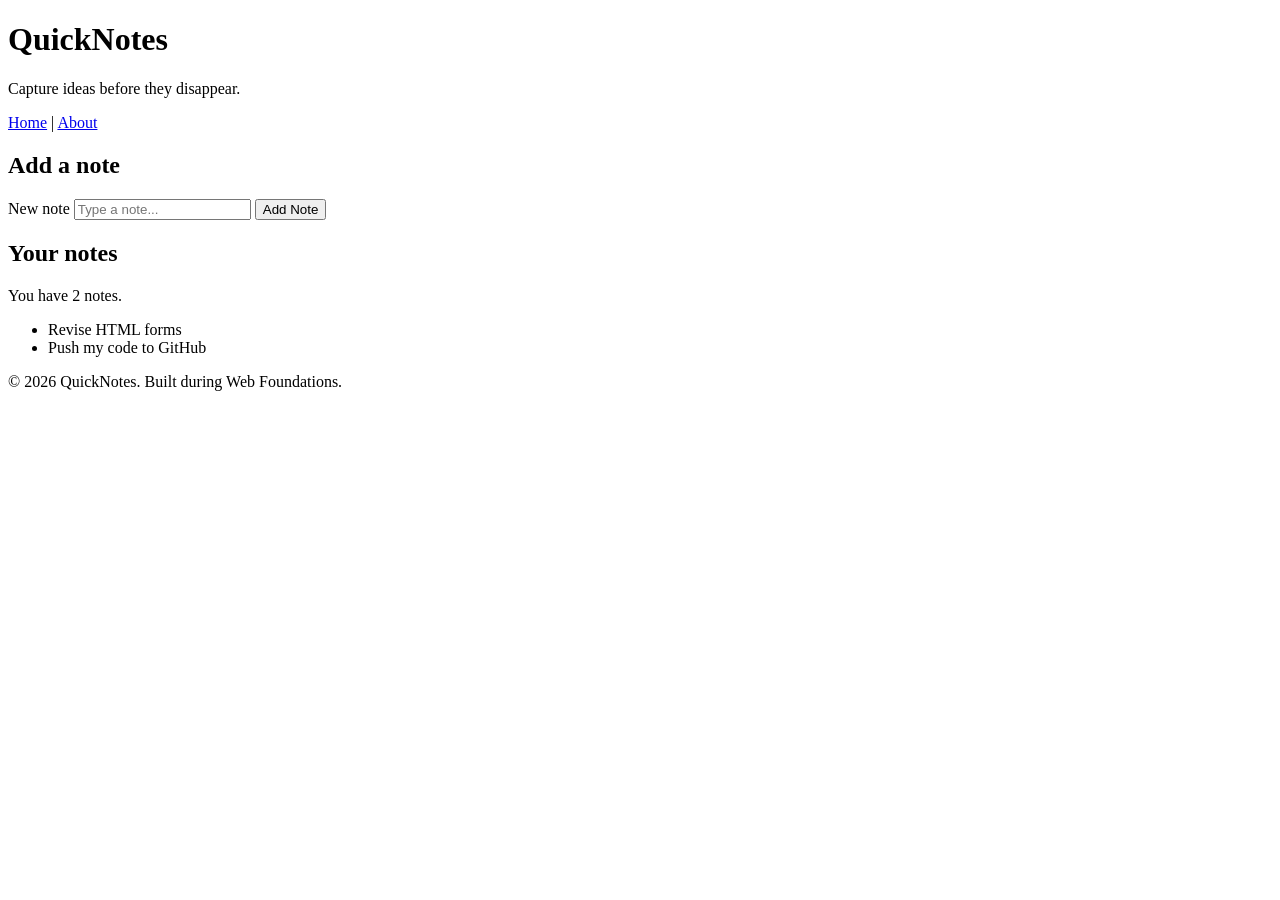
<file: day1/index.html>
<!DOCTYPE html>
<html lang="en">
<head>
  <meta charset="UTF-8" />
  <meta name="viewport" content="width=device-width, initial-scale=1.0" />
  <title>QuickNotes - Home</title>
</head>
<body>
  <header>
    <h1>QuickNotes</h1>
    <p>Capture ideas before they disappear.</p>
    <nav>
      <a href="index.html">Home</a> | 
      <a href="about.html">About</a>
    </nav>
  </header>
  
  <main>
    <section>
      <h2>Add a note</h2>
      <form id="note-form">
        <label for="note-input">New note</label>
        <input type="text" id="note-input" placeholder="Type a note..." />
        <button type="submit">Add Note</button>
      </form>
    </section>
    
    <section>
      <h2>Your notes</h2>
      <p id="note-count">You have 2 notes.</p>
      <ul id="notes-list">
        <li>Revise HTML forms</li>
        <li>Push my code to GitHub</li>
      </ul>
    </section>
  </main>
  
  <footer>
    <p>&copy; 2026 QuickNotes. Built during Web Foundations.</p>
  </footer>
</body>
</html>
</file>
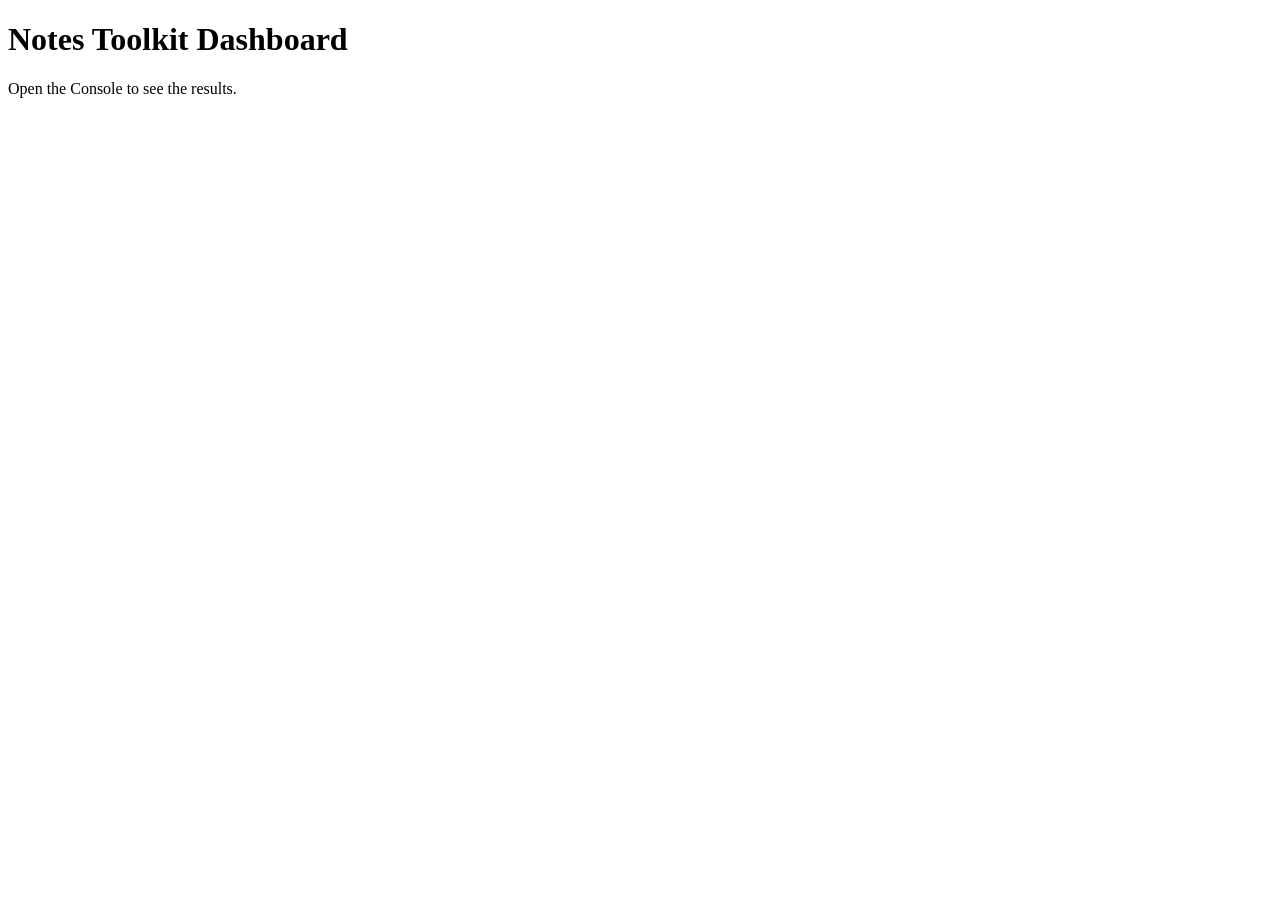
<file: day3/index.html>
<!DOCTYPE html>
<html lang="en">
<head>
  <meta charset="UTF-8" />
  <meta name="viewport" content="width=device-width, initial-scale=1.0" />
  <title>Notes Toolkit</title>
  <script src="script.js" defer></script>
</head>
<body>
  <h1>Notes Toolkit Dashboard</h1>
  <p>Open the Console to see the results.</p>
</body>
</html>
</file>
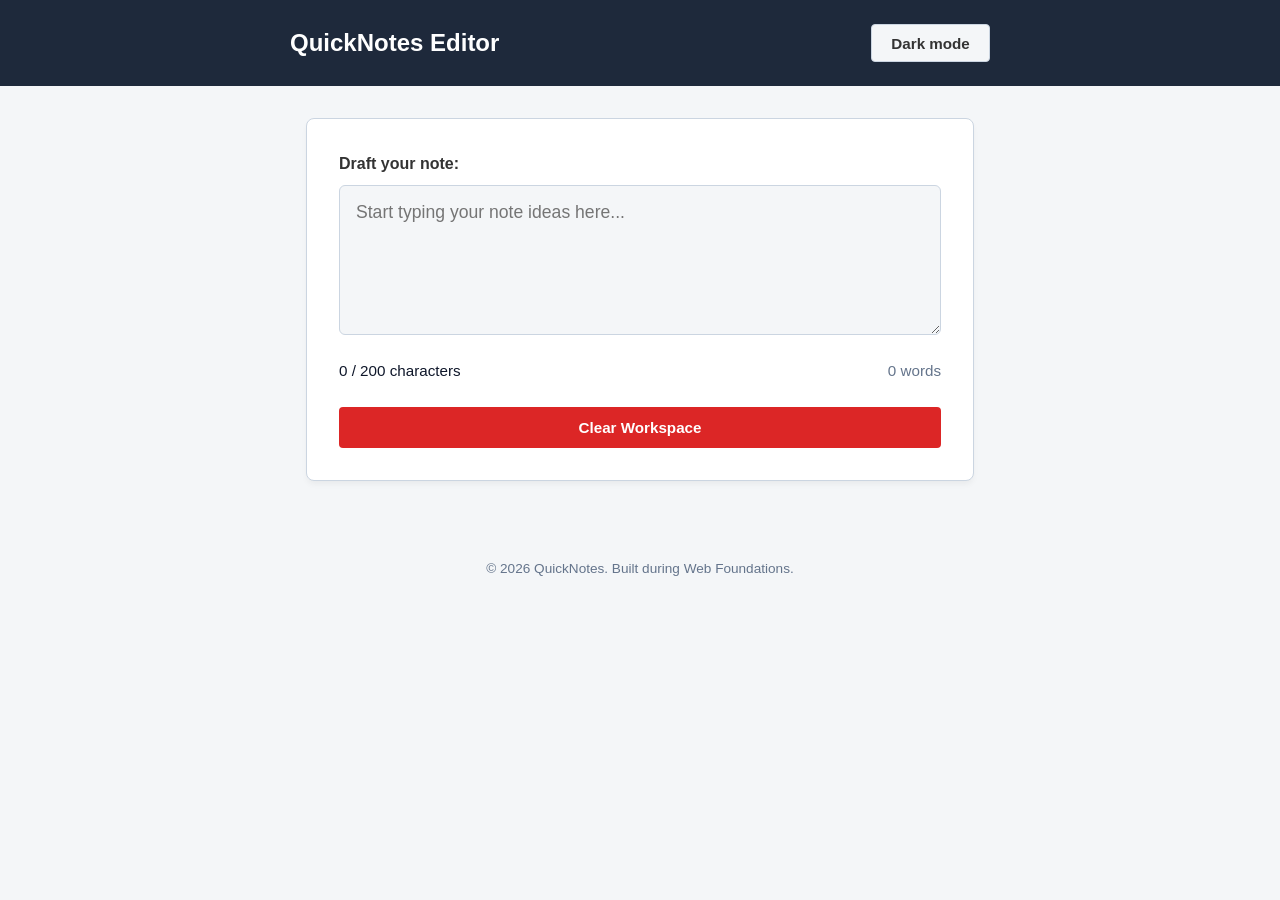
<file: day4/index.html>
<!DOCTYPE html>
<html lang="en">
<head>
  <meta charset="UTF-8" />
  <meta name="viewport" content="width=device-width, initial-scale=1.0" />
  <title>QuickNotes - Editor Engine</title>
  <link rel="stylesheet" href="style.css" />
  <script src="script.js" defer></script>
</head>
<body>
  <header>
    <div class="header-container">
      <h1>QuickNotes Editor</h1>
      <button id="theme-toggle">Dark mode</button>
    </div>
  </header>

  <main>
    <section class="editor-card">
      <label for="note-text" class="editor-label">Draft your note:</label>
      <textarea id="note-text" placeholder="Start typing your note ideas here..."></textarea>
      
      <div class="metrics-row">
        <p id="char-count">0 / 200 characters</p>
        <p id="word-count">0 words</p>
      </div>

      <button id="clear-btn" class="danger-btn">Clear Workspace</button>
    </section>
  </main>

  <footer>
    <p>&copy; 2026 QuickNotes. Built during Web Foundations.</p>
  </footer>
</body>
</html>
</file>
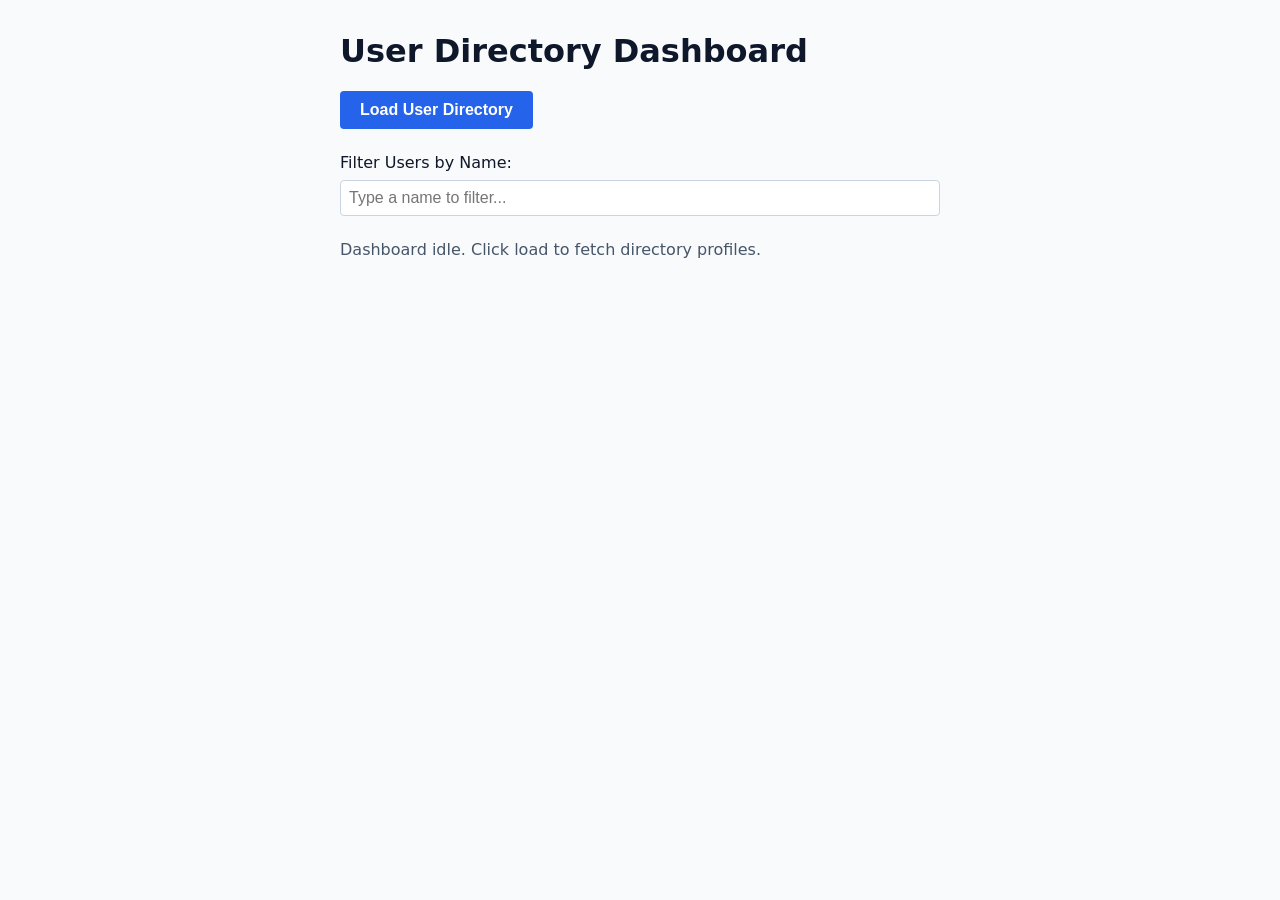
<file: day5/index.html>
<!DOCTYPE html>
<html lang="en">
<head>
  <meta charset="UTF-8" />
  <meta name="viewport" content="width=device-width, initial-scale=1.0" />
  <title>Day 5 - Async User Dashboard</title>
  <style>
    body { font-family: system-ui, sans-serif; max-width: 600px; margin: 2rem auto; padding: 0 1rem; background-color: #f8fafc; color: #0f172a; }
    #status { font-weight: 500; min-height: 1.5rem; color: #475569; }
    .filter-wrapper { margin: 1.5rem 0; display: flex; flex-direction: column; gap: 0.5rem; }
    input { padding: 0.5rem; font-size: 1rem; border: 1px solid #cbd5e1; border-radius: 4px; }
    button { padding: 0.625rem 1.25rem; font-size: 1rem; font-weight: 600; background-color: #2563eb; color: #ffffff; border: none; border-radius: 4px; cursor: pointer; }
    button:disabled { background-color: #94a3b8; cursor: not-allowed; }
    ul { list-style: none; padding: 0; }
    li { background: #ffffff; padding: 1rem; margin-bottom: 0.75rem; border-radius: 6px; border: 1px solid #e2e8f0; box-shadow: 0 1px 3px rgba(0,0,0,0.05); }
    .user-name { font-weight: bold; font-size: 1.1rem; color: #1e293b; margin: 0 0 0.25rem 0; }
    .user-details { font-size: 0.9rem; color: #475569; margin: 0; }
  </style>
  <script src="users.js" defer></script>
</head>
<body>

  <h1>User Directory Dashboard</h1>
  <button id="load-users">Load User Directory</button>

  <div class="filter-wrapper">
    <label for="filter-input">Filter Users by Name:</label>
    <input type="text" id="filter-input" placeholder="Type a name to filter..." autocomplete="off" />
  </div>

  <p id="status">Dashboard idle. Click load to fetch directory profiles.</p>
  <ul id="users-list"></ul>

</body>
</html>
</file>
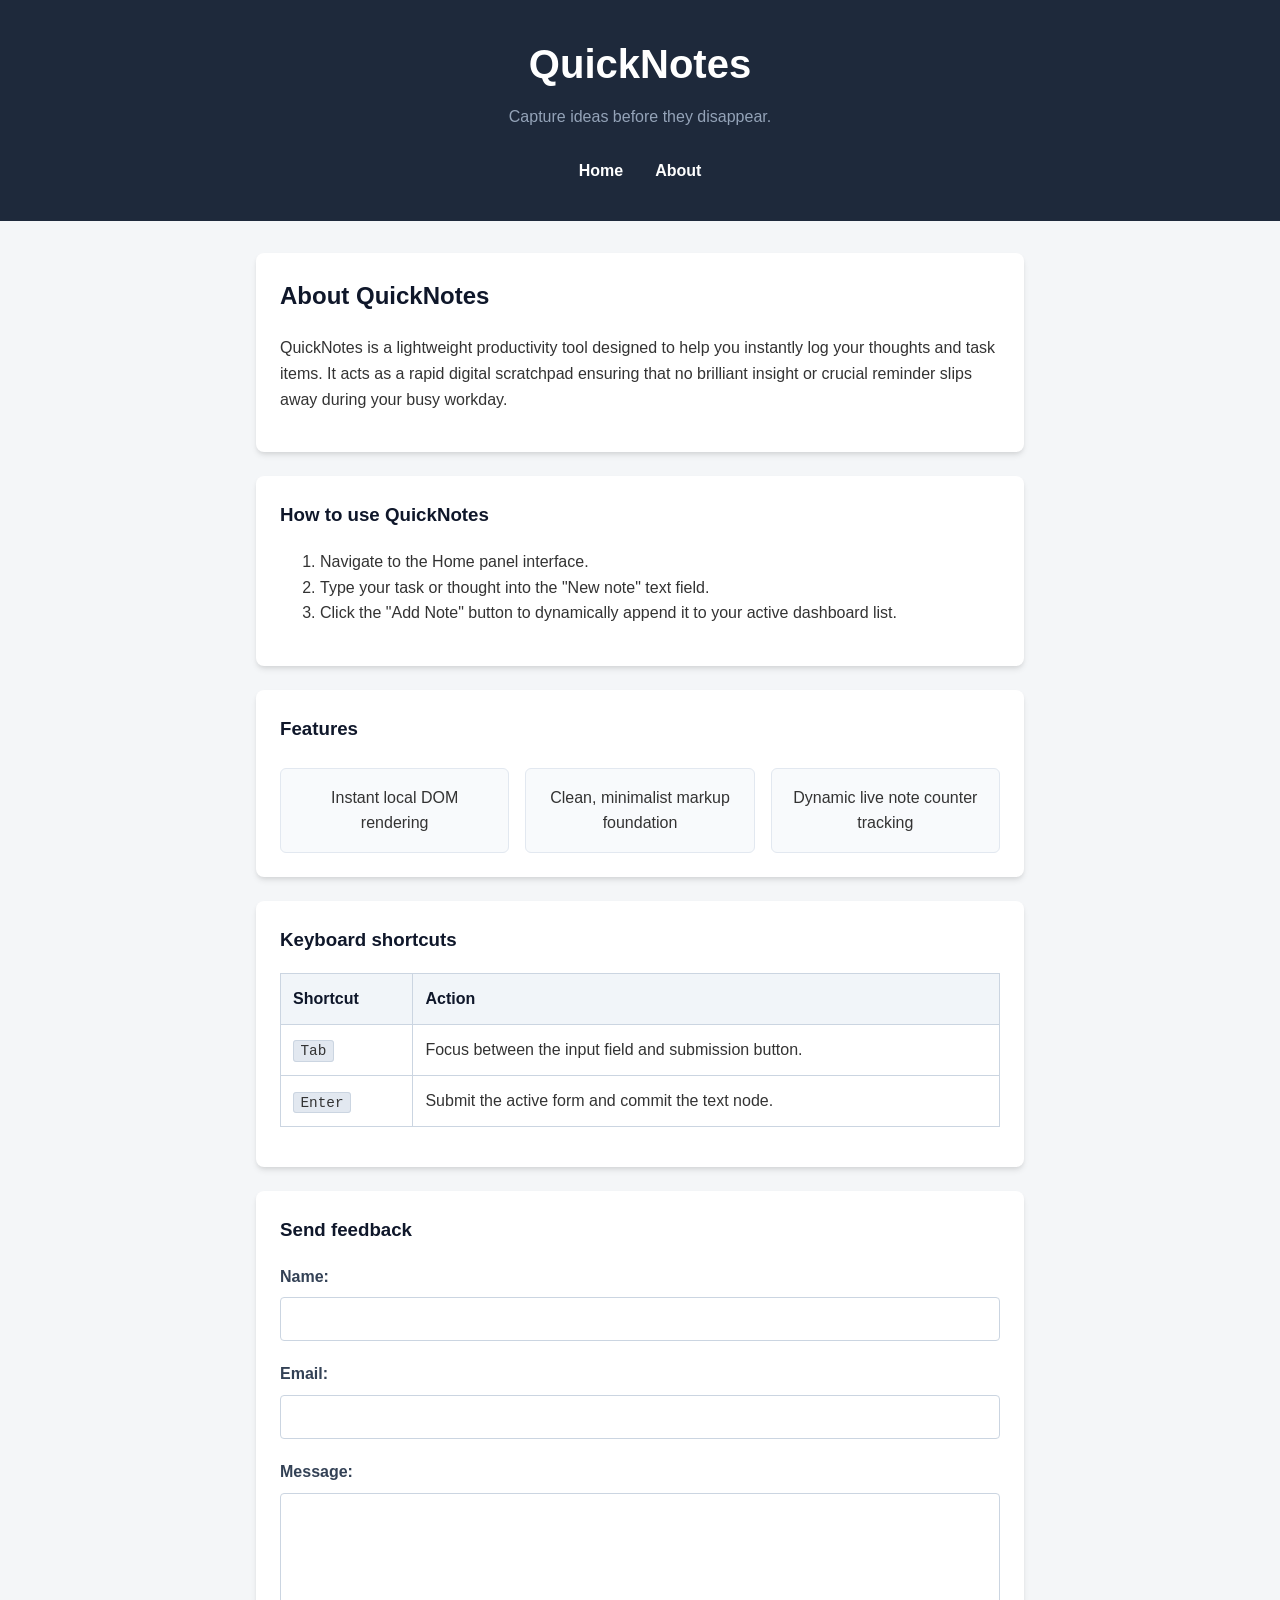
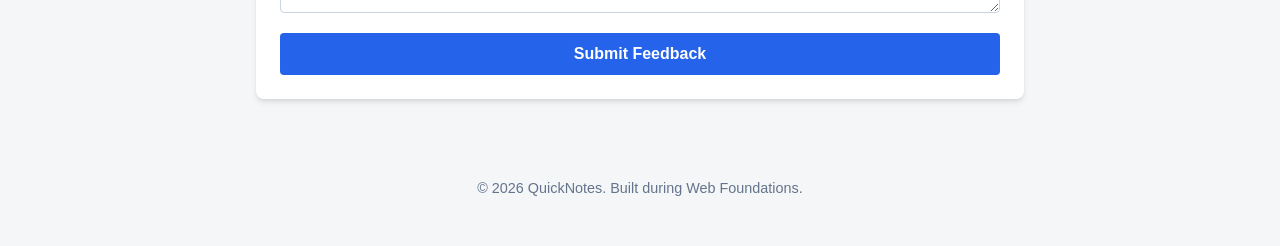
<file: day2/about.html>
<!DOCTYPE html>
<html lang="en">
<head>
  <meta charset="UTF-8" />
  <meta name="viewport" content="width=device-width, initial-scale=1.0" />
  <title>QuickNotes - About</title>
  <link rel="stylesheet" href="style.css" />
</head>
<body>
  <header>
    <h1>QuickNotes</h1>
    <p>Capture ideas before they disappear.</p>
    <nav>
      <a href="index.html">Home</a>
      <a href="about.html">About</a>
    </nav>
  </header>

  <main>
    <section class="card">
      <h2>About QuickNotes</h2>
      <p>QuickNotes is a lightweight productivity tool designed to help you instantly log your thoughts and task items. It acts as a rapid digital scratchpad ensuring that no brilliant insight or crucial reminder slips away during your busy workday.</p>
    </section>

    <section class="card">
      <h3>How to use QuickNotes</h3>
      <ol>
        <li>Navigate to the Home panel interface.</li>
        <li>Type your task or thought into the "New note" text field.</li>
        <li>Click the "Add Note" button to dynamically append it to your active dashboard list.</li>
      </ol>
    </section>

    <section class="card">
      <h3>Features</h3>
      <ul class="features">
        <li>Instant local DOM rendering</li>
        <li>Clean, minimalist markup foundation</li>
        <li>Dynamic live note counter tracking</li>
      </ul>
    </section>

    <section class="card">
      <h3>Keyboard shortcuts</h3>
      <table class="shortcuts-table">
        <thead>
          <tr>
            <th scope="col">Shortcut</th>
            <th scope="col">Action</th>
          </tr>
        </thead>
        <tbody>
          <tr>
            <td><kbd>Tab</kbd></td>
            <td>Focus between the input field and submission button.</td>
          </tr>
          <tr>
            <td><kbd>Enter</kbd></td>
            <td>Submit the active form and commit the text node.</td>
          </tr>
        </tbody>
      </table>
    </section>

    <section class="card">
      <h3>Send feedback</h3>
      <form action="#" method="post" class="stacked-form">
        <div class="form-group">
          <label for="feedback-name">Name:</label>
          <input type="text" id="feedback-name" name="userName" required />
        </div>
        <div class="form-group">
          <label for="feedback-email">Email:</label>
          <input type="email" id="feedback-email" name="userEmail" required />
        </div>
        <div class="form-group">
          <label for="feedback-message">Message:</label>
          <textarea id="feedback-message" name="userMessage" required></textarea>
        </div>
        <button type="submit">Submit Feedback</button>
      </form>
    </section>
  </main>

  <footer>
    <p>&copy; 2026 QuickNotes. Built during Web Foundations.</p>
  </footer>
</body>
</html>
</file>
<file: day4/style.css>
/* ==========================================================================
   1. Theme Variables Definition (:root / Light Default)
   ========================================================================== */
:root {
  --bg-primary: #f4f6f8;
  --bg-card: #ffffff;
  --text-main: #333333;
  --text-muted: #64748b;
  --header-bg: #1e293b;
  --header-text: #ffffff;
  --border-color: #cbd5e1;
  --btn-primary: #2563eb;
  --btn-primary-hover: #1d4ed8;
  --btn-danger: #dc2626;
  --btn-danger-hover: #b91c1c;
  --counter-normal: #0f172a;
}

/* ==========================================================================
   2. Dark Theme Variant Overrides
   ========================================================================== */
body.dark {
  --bg-primary: #0f172a;
  --bg-card: #1e293b;
  --text-main: #f8fafc;
  --text-muted: #94a3b8;
  --header-bg: #020617;
  --header-text: #f8fafc;
  --border-color: #475569;
  --btn-primary: #3b82f6;
  --btn-primary-hover: #2563eb;
  --counter-normal: #f8fafc;
}

/* ==========================================================================
   3. Global Layout & Document Structure Reset
   ========================================================================== */
*,
*::before,
*::after {
  box-sizing: border-box;
}

body {
  margin: 0;
  padding: 0;
  font-family: -apple-system, BlinkMacSystemFont, "Segoe UI", Roboto, sans-serif;
  background-color: var(--bg-primary);
  color: var(--text-main);
  line-height: 1.6;
  transition: background-color 0.3s ease, color 0.3s ease;
}

header {
  background-color: var(--header-bg);
  color: var(--header-text);
  padding: 1.5rem 1rem;
}

.header-container {
  max-width: 700px;
  margin: 0 auto;
  display: flex;
  justify-content: space-between;
  align-items: center;
}

header h1 {
  margin: 0;
  font-size: 1.5rem;
}

main {
  max-width: 700px;
  margin: 2rem auto;
  padding: 0 1rem;
}

.editor-card {
  background-color: var(--bg-card);
  border: 1px solid var(--border-color);
  padding: 2rem;
  border-radius: 8px;
  box-shadow: 0 4px 6px -1px rgba(0, 0, 0, 0.05);
}

.editor-label {
  display: block;
  font-weight: 600;
  margin-bottom: 0.5rem;
}

/* ==========================================================================
   4. Textarea & Content Elements
   ========================================================================== */
textarea {
  width: 100%;
  min-height: 150px;
  padding: 1rem;
  font-size: 1.1rem;
  font-family: inherit;
  color: var(--text-main);
  background-color: var(--bg-primary);
  border: 1px solid var(--border-color);
  border-radius: 6px;
  resize: vertical;
  transition: border-color 0.2s ease, background-color 0.3s ease;
}

textarea:focus {
  outline: none;
  border-color: var(--btn-primary);
}

.metrics-row {
  display: flex;
  justify-content: space-between;
  margin: 1rem 0 1.5rem 0;
  font-size: 0.95rem;
  font-weight: 500;
}

#char-count {
  color: var(--counter-normal);
  margin: 0;
}

#word-count {
  color: var(--text-muted);
  margin: 0;
}

/* ==========================================================================
   5. Dynamic Conditional Warning Classes (Assignment Mandated)
   ========================================================================== */
#char-count.warning {
  color: #ea580c; /* High contrast orange warning text tone */
  font-weight: 600;
}

#char-count.over {
  color: #dc2626; /* Deep crimson alert color tone */
  font-weight: bold;
}

/* ==========================================================================
   6. UI Control Triggers (Buttons & Transitions)
   ========================================================================== */
button {
  padding: 0.6rem 1.2rem;
  font-size: 0.95rem;
  font-weight: 600;
  border-radius: 4px;
  cursor: pointer;
  border: none;
  transition: background-color 0.2s ease, transform 0.1s ease;
}

#theme-toggle {
  background-color: var(--bg-primary);
  color: var(--text-main);
  border: 1px solid var(--border-color);
}

.danger-btn {
  background-color: var(--btn-danger);
  color: #ffffff;
  width: 100%;
  padding: 0.75rem;
}

.danger-btn:hover {
  background-color: var(--btn-danger-hover);
}

button:active {
  transform: scale(0.99);
}

footer {
  text-align: center;
  padding: 2rem 1rem;
  color: var(--text-muted);
  font-size: 0.85rem;
}
</file>
<file: day2/style.css>
/* ==========================================================================
   1. Reset & Global Styles
   ========================================================================== */
*,
*::before,
*::after {
  box-sizing: border-box;
}

body {
  margin: 0;
  padding: 0;
  font-family: -apple-system, BlinkMacSystemFont, "Segoe UI", Roboto, Helvetica, Arial, sans-serif;
  background-color: #f4f6f8;
  color: #333333;
  line-height: 1.6;
}

/* ==========================================================================
   2. Header & Navigation Layout (Flexbox)
   ========================================================================== */
header {
  background-color: #1e293b;
  color: #ffffff;
  text-align: center;
  padding: 2rem 1rem;
}

header h1 {
  margin: 0 0 0.5rem 0;
  font-size: 2.5rem;
}

header p {
  margin: 0 0 1.5rem 0;
  color: #94a3b8;
}

nav {
  display: flex;
  justify-content: center;
  gap: 16px;
}

nav a {
  color: #ffffff;
  text-decoration: none;
  font-weight: 600;
  padding: 0.25rem 0.5rem;
  transition: color 0.3s ease, border-bottom-color 0.3s ease;
  border-bottom: 2px solid transparent;
}

nav a:hover {
  color: #38bdf8;
  border-bottom-color: #38bdf8;
}

/* ==========================================================================
   3. Main Content & Responsive Card Structure
   ========================================================================== */
main {
  max-width: 800px;
  margin: 2rem auto;
  padding: 0 1rem;
}

.card {
  background-color: #ffffff;
  padding: 1.5rem;
  margin-bottom: 1.5rem;
  border-radius: 8px;
  box-shadow: 0 4px 6px -1px rgba(0, 0, 0, 0.1), 0 2px 4px -1px rgba(0, 0, 0, 0.06);
}

.card h2, 
.card h3 {
  margin-top: 0;
  color: #0f172a;
}

/* ==========================================================================
   4. Features List Layout (CSS Grid Cards)
   ========================================================================== */
ul.features {
  list-style: none;
  padding: 0;
  display: grid;
  grid-template-columns: repeat(auto-fit, minmax(180px, 1fr));
  gap: 1rem;
  margin: 1.5rem 0 0 0;
}

ul.features li {
  background-color: #f8fafc;
  padding: 1rem;
  border: 1px solid #e2e8f0;
  border-radius: 6px;
  text-align: center;
  font-weight: 500;
}

/* ==========================================================================
   5. Tables & Shortcuts
   ========================================================================== */
.shortcuts-table {
  width: 100%;
  border-collapse: collapse;
  margin: 1rem 0;
}

.shortcuts-table th,
.shortcuts-table td {
  border: 1px solid #cbd5e1;
  padding: 0.75rem;
  text-align: left;
}

.shortcuts-table th {
  background-color: #f1f5f9;
  color: #0f172a;
}

kbd {
  background-color: #e2e8f0;
  border-radius: 3px;
  border: 1px solid #cbd5e1;
  padding: 0.1rem 0.4rem;
  font-family: monospace;
  font-size: 0.9rem;
}

/* ==========================================================================
   6. Form Layouts & Inputs (Stacked & Fluid)
   ========================================================================== */
.stacked-form {
  display: flex;
  flex-direction: column;
  gap: 1.25rem;
}

.form-group {
  display: flex;
  flex-direction: column;
  gap: 0.5rem;
}

.stacked-form label {
  font-weight: 600;
  color: #334155;
}

.stacked-form input[type="text"],
.stacked-form input[type="email"],
.stacked-form textarea {
  width: 100%;
  padding: 0.75rem;
  border: 1px solid #cbd5e1;
  border-radius: 4px;
  font-family: inherit;
  font-size: 1rem;
}

.stacked-form textarea {
  resize: vertical;
  min-height: 120px;
}

/* ==========================================================================
   7. Buttons & Micro-interactions (Transitions)
   ========================================================================== */
button {
  width: 100%;
  padding: 0.75rem;
  background-color: #2563eb;
  color: #ffffff;
  border: none;
  border-radius: 4px;
  font-size: 1rem;
  font-weight: 600;
  cursor: pointer;
  transition: background-color 0.25s ease, transform 0.1s ease;
}

button:hover {
  background-color: #1d4ed8;
}

button:active {
  transform: scale(0.98);
}

/* ==========================================================================
   8. Footer Formatting
   ========================================================================== */
footer {
  text-align: center;
  padding: 2rem 1rem;
  color: #64748b;
  font-size: 0.9rem;
}

/* ==========================================================================
   9. Responsive Adaptation (Mobile Breakdown Layout)
   ========================================================================== */
@media (max-width: 600px) {
  header {
    padding: 1.5rem 0.75rem;
  }

  header h1 {
    font-size: 1.8rem;
  }
  
  .card {
    padding: 1rem;
  }
}
</file>
